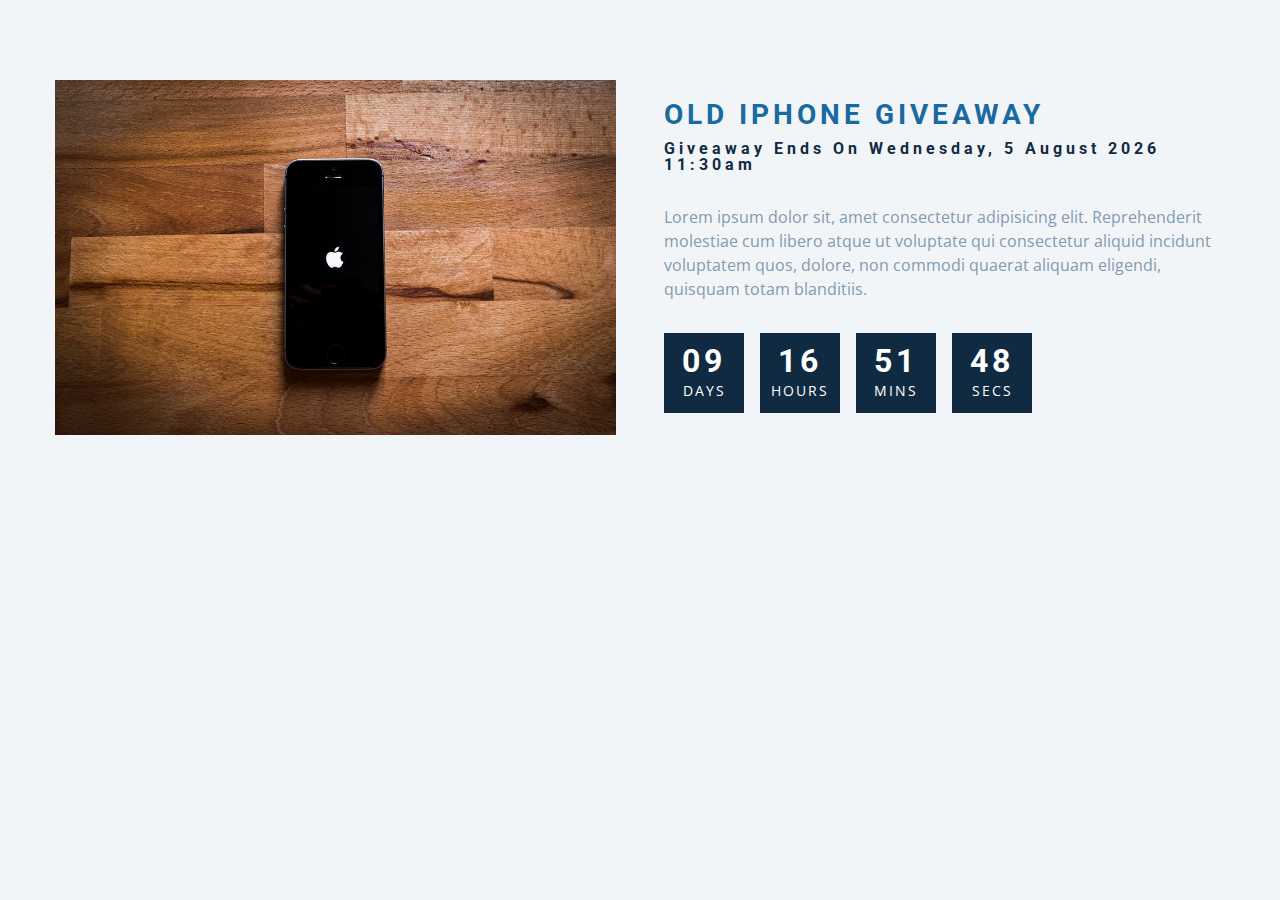
<file: Coundown-Timer/index.html>
<!DOCTYPE html>
<html lang="en">
  <head>
    <meta charset="UTF-8" />
    <meta name="viewport" content="width=device-width, initial-scale=1.0" />
    <title>Countdown</title>

    <!-- styles -->
    <link rel="stylesheet" href="styles.css" />
  </head>
  <body>
    <section class="section-center">
      <!-- image -->
      <article class="gift-img">
        <img src="./gift.jpeg" alt="gift" />
      </article>
      <!-- info -->
      <article class="gift-info">
        <h3>old iphone giveaway</h3>
        <h4 class="giveaway">
          giveaway ends on Sunday, 24 April 2020, 8:00am
        </h4>
        <p>
          Lorem ipsum dolor sit, amet consectetur adipisicing elit.
          Reprehenderit molestiae cum libero atque ut voluptate qui consectetur
          aliquid incidunt voluptatem quos, dolore, non commodi quaerat aliquam
          eligendi, quisquam totam blanditiis.
        </p>
        <div class="deadline">
          <!-- days -->
          <div class="deadline-format">
            <div>
              <h4 class="days">34</h4>
              <span>days</span>
            </div>
          </div>
          <!-- end of days -->
          <!-- days -->
          <div class="deadline-format">
            <div>
              <h4 class="hours">34</h4>
              <span>hours</span>
            </div>
          </div>
          <!-- end of days -->
          <!-- minutes -->
          <div class="deadline-format">
            <div>
              <h4 class="minutes">34</h4>
              <span>mins</span>
            </div>
          </div>
          <!-- end of days -->
          <!-- minutes -->
          <div class="deadline-format">
            <div>
              <h4 class="seconds">34</h4>
              <span>secs</span>
            </div>
          </div>
          <!-- end of days -->
        </div>
      </article>
    </section>
    <!-- javascript -->
    <script src="app.js"></script>
  </body>
</html>
</file>
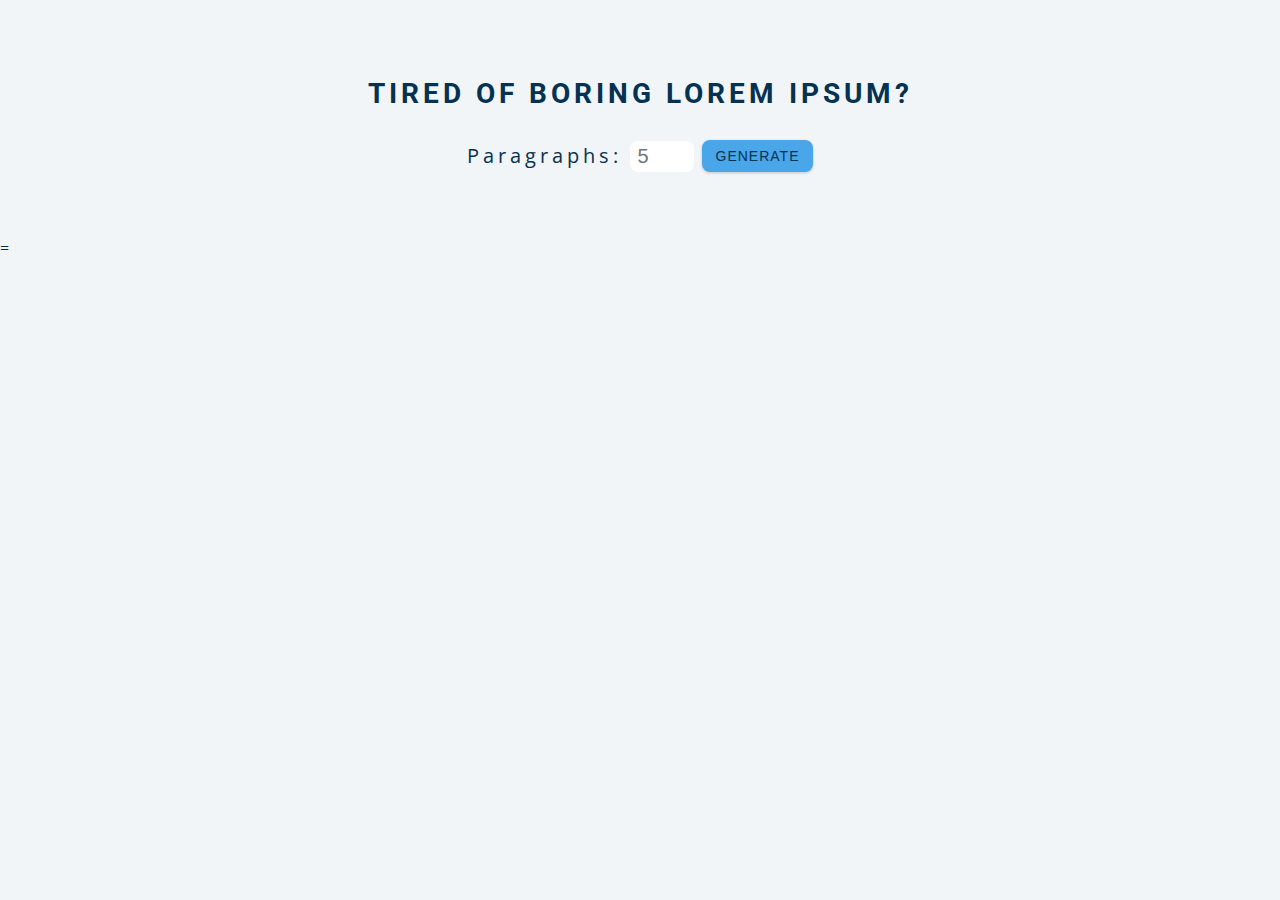
<file: Lorem-Ipsum/index.html>
<!DOCTYPE html>
<html lang="en">
  <head>
    <meta charset="UTF-8" />
    <meta name="viewport" content="width=device-width, initial-scale=1.0" />
    <title>Lorem Ipsum</title>


    <link rel="stylesheet" href="styles.css" />
  </head>
  <body>
    <section class="section-center">
      <h3>tired of boring lorem ipsum?</h3>
      <form class="lorem-form">
        <label for="amount">paragraphs:</label>
        <input type="number" name="amount" id="amount" placeholder="5" />
        <button type="submit" class="btn">generate</button>
      </form>
      <article class="lorem-text"></article>
    </section>

 =
    <script src="app.js"></script>
  </body>
</html>
</file>
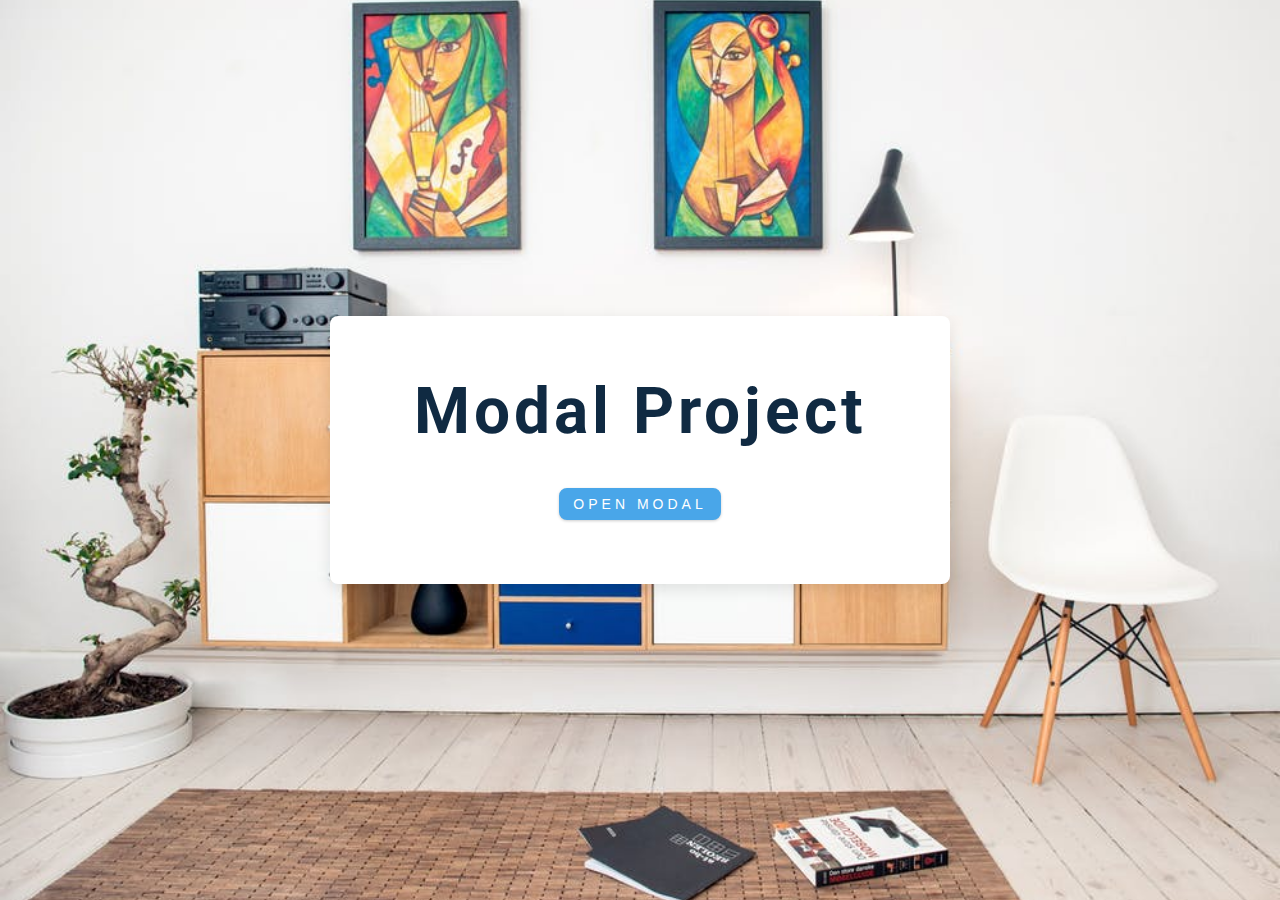
<file: Modal/index.html>
<!DOCTYPE html>
<html lang="en">
  <head>
    <meta charset="UTF-8" />
    <meta name="viewport" content="width=device-width, initial-scale=1.0" />
    <title>Modal</title>
 
    <link
      rel="stylesheet"
      href="https://cdnjs.cloudflare.com/ajax/libs/font-awesome/5.14.0/css/all.min.css"
    />

    <link rel="stylesheet" href="styles.css" />
  </head>
  <body>
  
    <header class="hero">
      <div class="banner">
        <h1>modal project</h1>
        <button class="btn modal-btn">
          open modal
        </button>
      </div>
    </header>
 
    <div class="modal-overlay">
      <div class="modal-container">
        <h3>modal content</h3>
        <button class="close-btn"><i class="fas fa-times"></i></button>
      </div>
    </div>
    
    <script src="app.js"></script>
  </body>
</html>
</file>
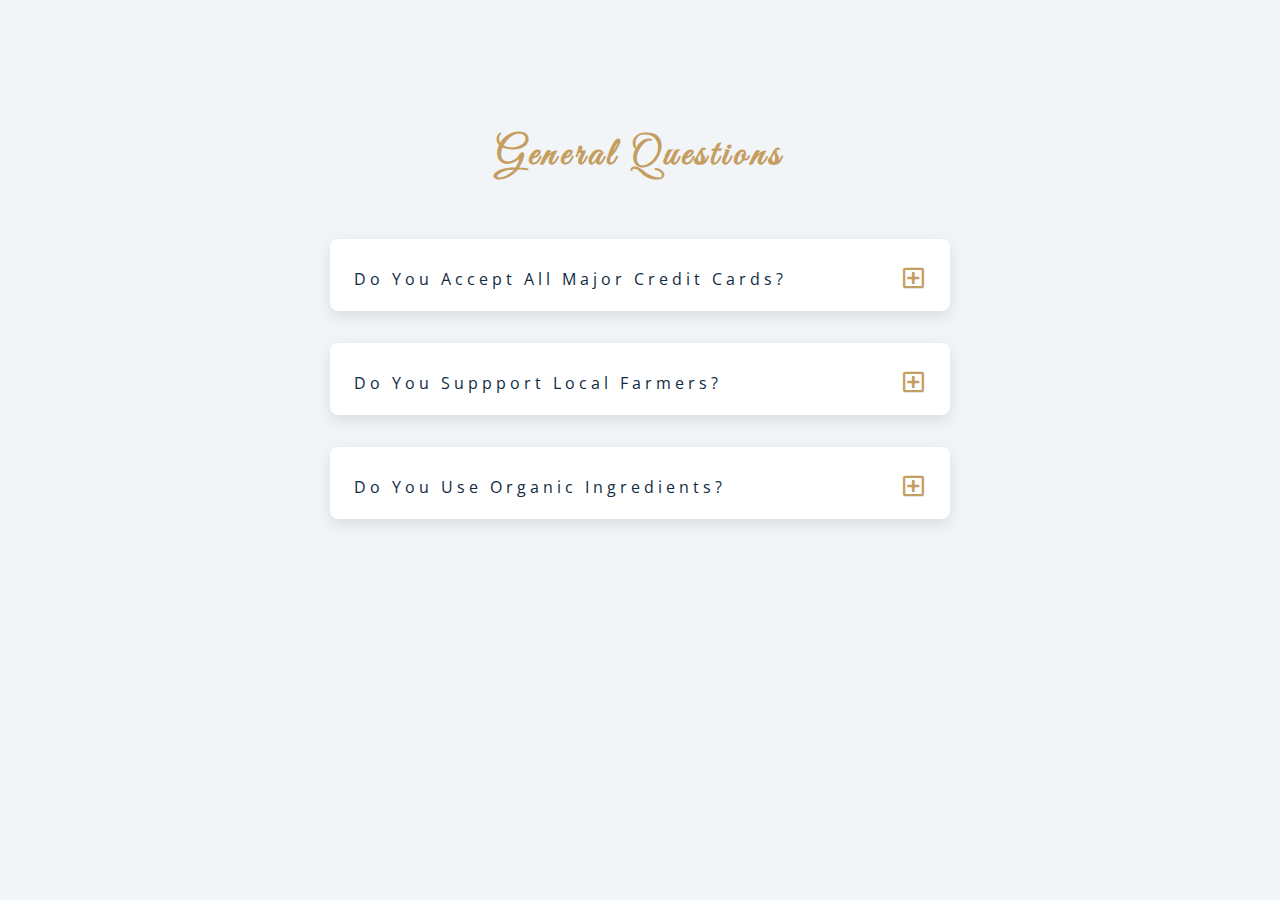
<file: Questions/index.html>
<!DOCTYPE html>
<html lang="en">
  <head>
    <meta charset="UTF-8" />
    <meta name="viewport" content="width=device-width, initial-scale=1.0" />
    <title>Q & A</title>
  
    <link rel="stylesheet" href="https://cdnjs.cloudflare.com/ajax/libs/font-awesome/5.14.0/css/all.min.css" />
  
    <link
      href="https://fonts.googleapis.com/css?family=Great+Vibes&display=swap"
      rel="stylesheet"
    />
    
    <link rel="stylesheet" href="styles.css" />
  </head>
  <body>
      <section class="questions">
   
        <div class="title">
          <h2>general questions</h2>
        </div>
      
        <div class="section-center">
      
          <article class="question">

            <div class="question-title">
              <p>do you accept all major credit cards?</p>
              <button type="button" class="question-btn">
                <span class="plus-icon">
                  <i class="far fa-plus-square"></i>
                </span>
                <span class="minus-icon">
                  <i class="far fa-minus-square"></i>
                </span>
              </button>
            </div>
            
            <div class="question-text">
              <p>
                Lorem ipsum dolor sit amet, consectetur adipisicing elit. Est
                dolore illo dolores quia nemo doloribus quaerat, magni numquam
                repellat reprehenderit.
              </p>
            </div>
          </article>
          
       
          <article class="question">
       
            <div class="question-title">
              <p>do you suppport local farmers?</p>
              <button type="button" class="question-btn">
                <span class="plus-icon">
                  <i class="far fa-plus-square"></i>
                </span>
                <span class="minus-icon">
                  <i class="far fa-minus-square"></i>
                </span>
              </button>
            </div>
            
            <div class="question-text">
              <p>
                Lorem ipsum dolor sit amet, consectetur adipisicing elit. Est
                dolore illo dolores quia nemo doloribus quaerat, magni numquam
                repellat reprehenderit.
              </p>
            </div>
          </article>
        
          <article class="question">
         
            <div class="question-title">
              <p>do you use organic ingredients?</p>
              
              <button type="button" class="question-btn">
                <span class="plus-icon">
                  <i class="far fa-plus-square"></i>
                </span>
                <span class="minus-icon">
                  <i class="far fa-minus-square"></i>
                </span>
              </button>
            </div>
           
            <div class="question-text">
              <p>
                Lorem ipsum dolor sit amet, consectetur adipisicing elit. Est
                dolore illo dolores quia nemo doloribus quaerat, magni numquam
                repellat reprehenderit.
              </p>
            </div>
          </article>
        
      </section>
    </main>
   
    <script src="app.js"></script>
  </body>
</html>
</file>
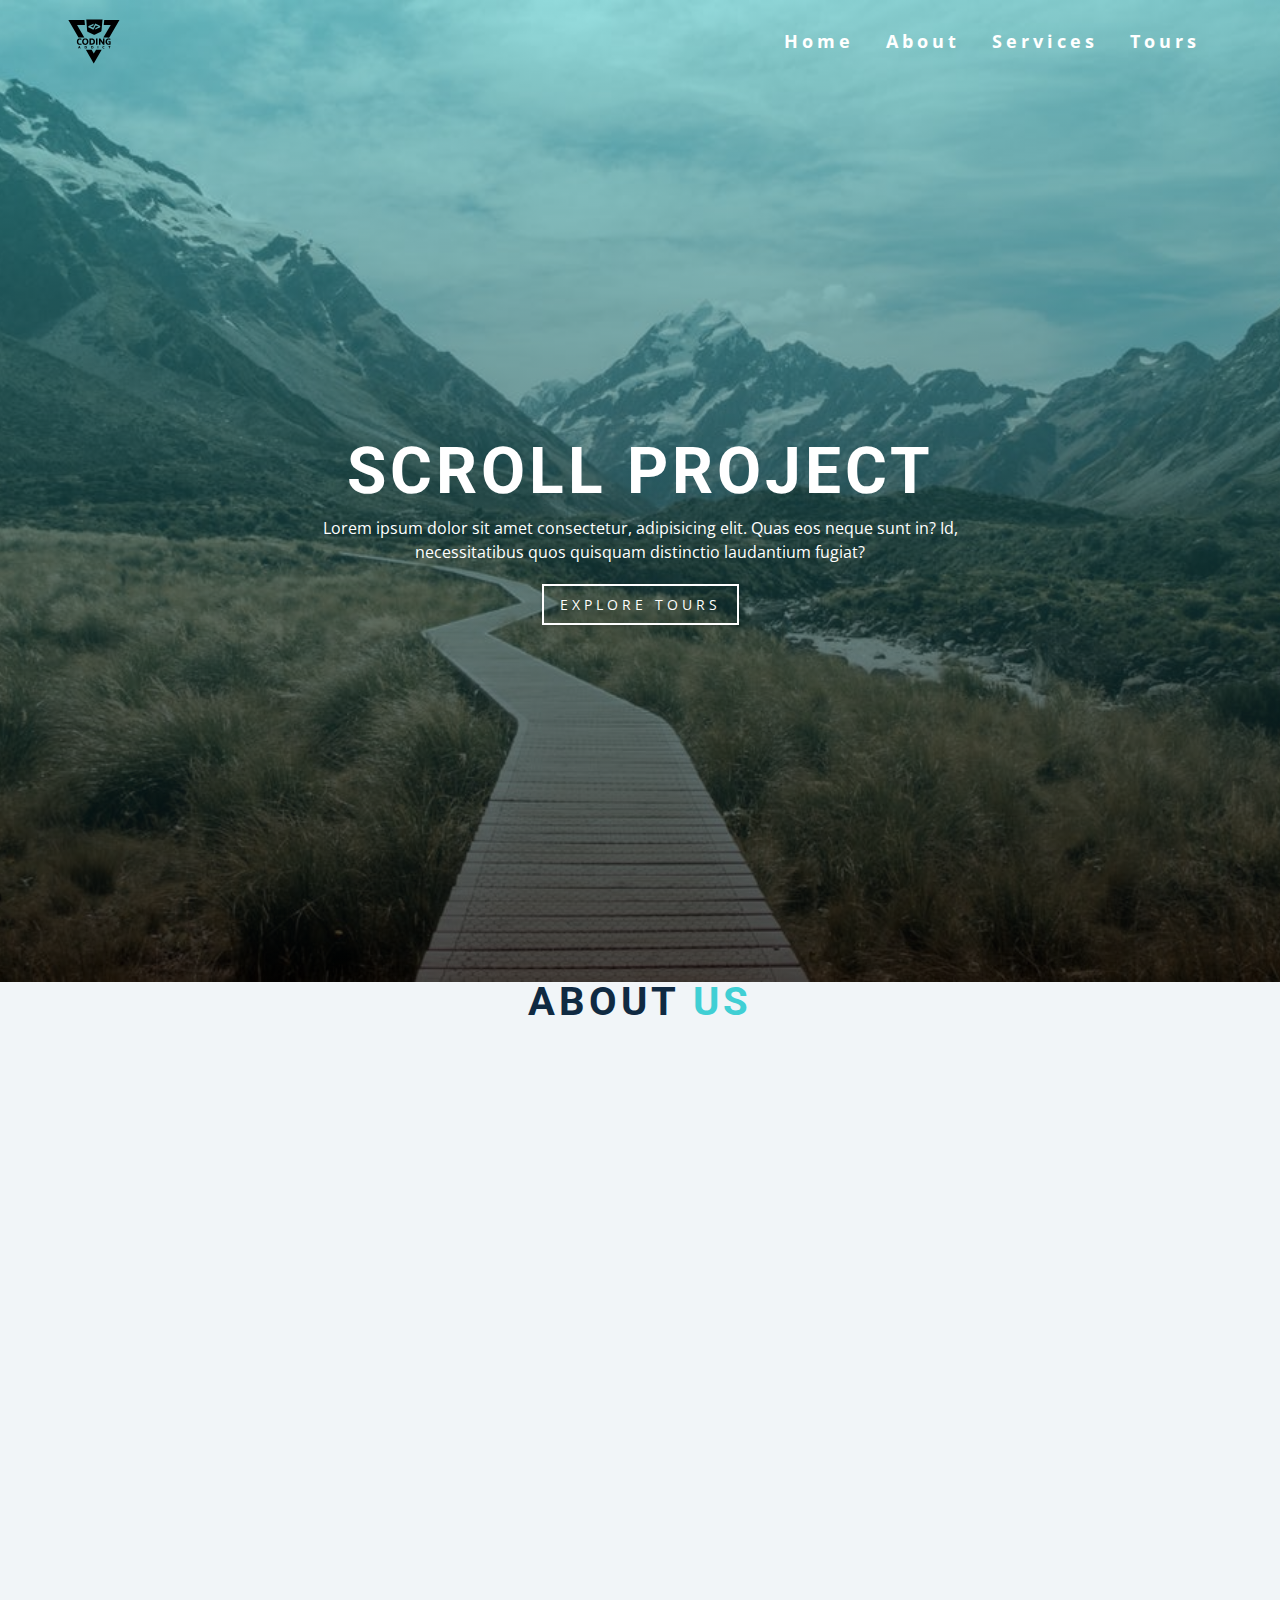
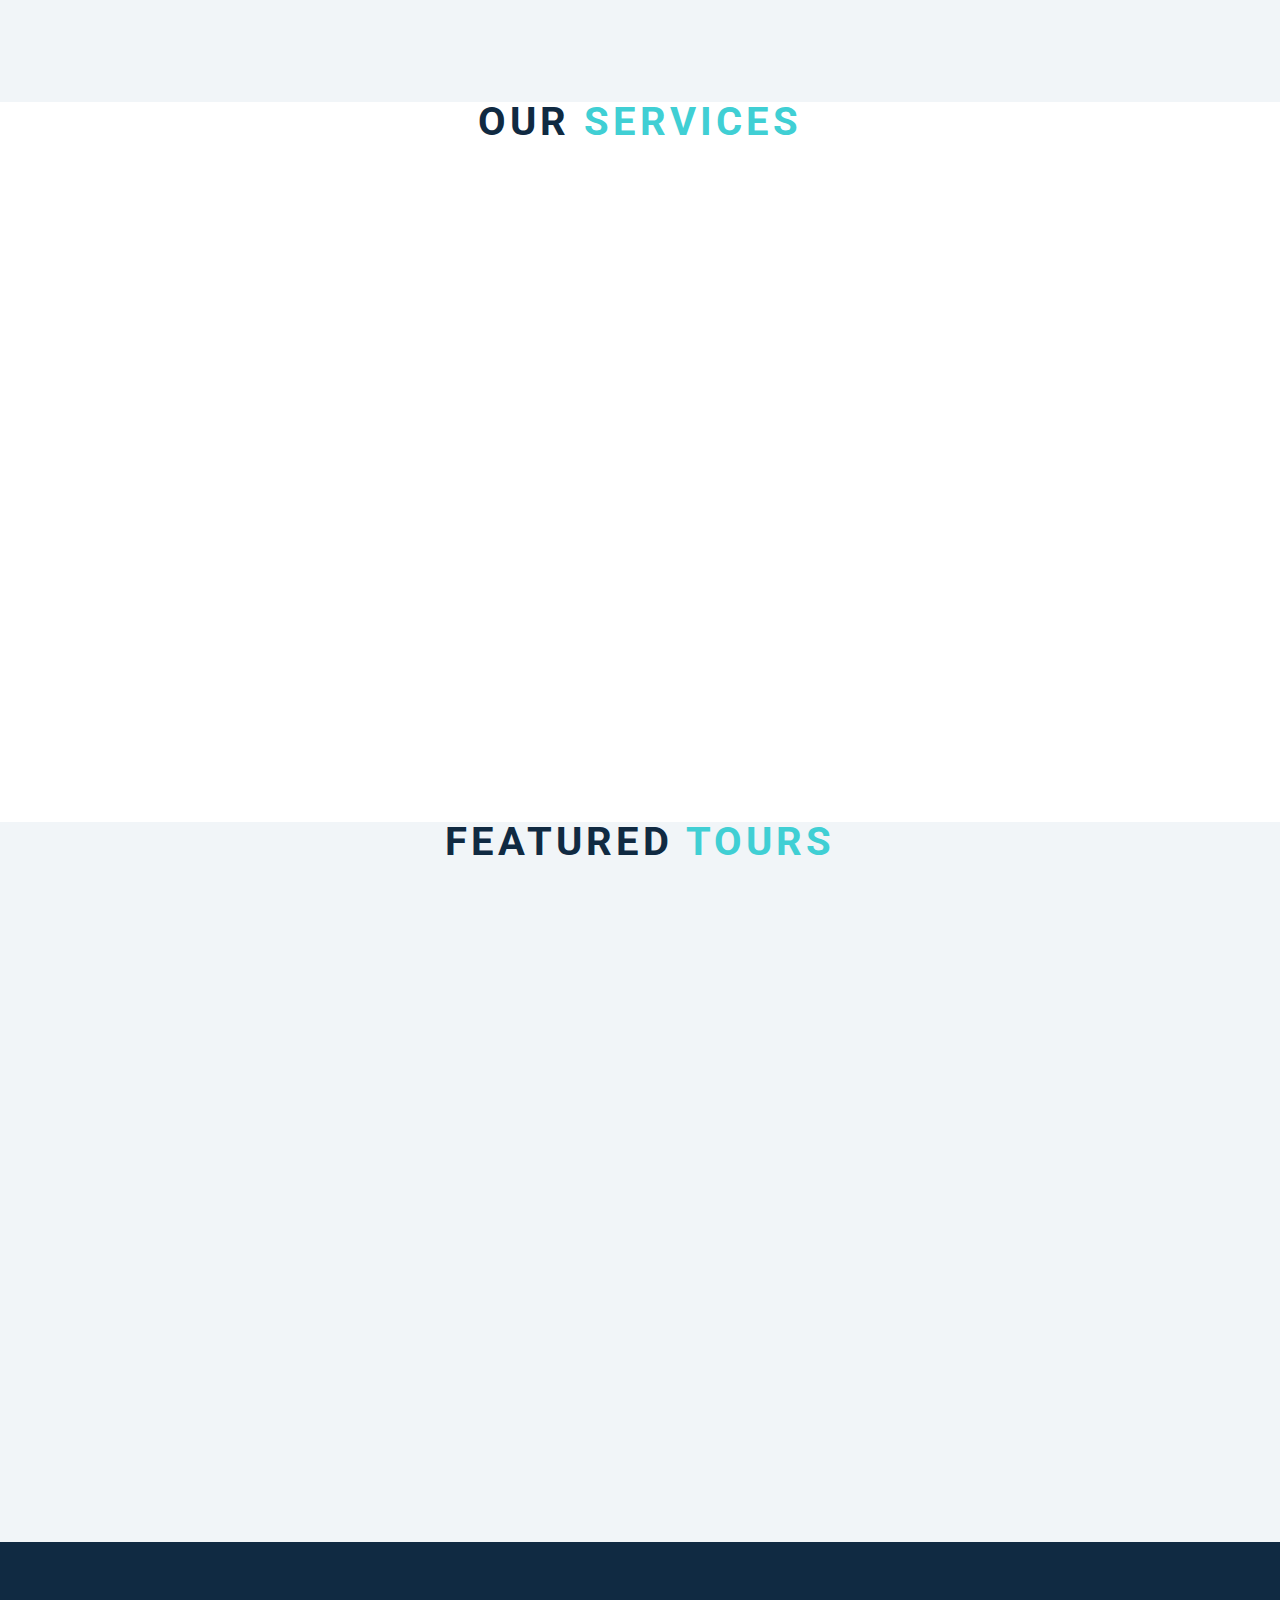
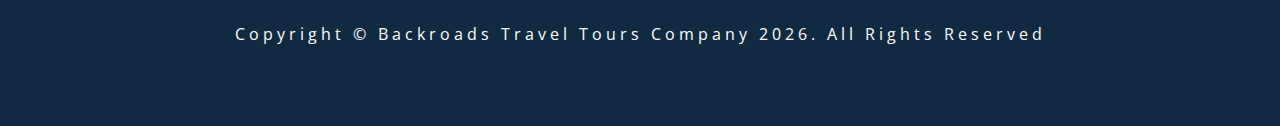
<file: scroll/index.html>
<!DOCTYPE html>
<html lang="en">
  <head>
    <meta charset="UTF-8" />
    <meta name="viewport" content="width=device-width, initial-scale=1.0" />
    <title>Scroll</title>
  
    <link
      rel="stylesheet"
      href="https://cdnjs.cloudflare.com/ajax/libs/font-awesome/5.14.0/css/all.min.css"
    />
   
    <link rel="stylesheet" href="styles.css" />
  </head>
  <body>
    <header id="home">
    
      <nav id="nav">
        <div class="nav-center">
         
          <div class="nav-header">
            <img src="./logo.svg" class="logo" alt="logo" />
            <button class="nav-toggle">
              <i class="fas fa-bars"></i>
            </button>
          </div>
          
          <div class="links-container">
            <ul class="links">
              <li>
                <a href="#home" class="scroll-link">home</a>
              </li>
              <li>
                <a href="#about" class="scroll-link">about</a>
              </li>
              <li>
                <a href="#services" class="scroll-link">services</a>
              </li>
              <li>
                <a href="#tours" class="scroll-link">tours</a>
              </li>
            </ul>
          </div>
        </div>
      </nav>
   
      <div class="banner">
        <div class="container">
          <h1>scroll project</h1>
          <p>
            Lorem ipsum dolor sit amet consectetur, adipisicing elit. Quas eos
            neque sunt in? Id, necessitatibus quos quisquam distinctio
            laudantium fugiat?
          </p>
          <a href="#tours" class="scroll-link btn btn-white">explore tours</a>
        </div>
      </div>
    </header>

    <section id="about" class="section">
      <div class="title">
        <h2>about <span>us</span></h2>
      </div>
    </section>
 
    <section id="services" class="section">
      <div class="title">
        <h2>our <span>services</span></h2>
      </div>
    </section>
   
    <section id="tours" class="section">
      <div class="title">
        <h2>featured <span>tours</span></h2>
      </div>
    </section>
   
    <footer class="section">
      <p>
        copyright &copy; backroads travel tours company
        <span id="date"></span>. all rights reserved
      </p>
    </footer>
    <a class="scroll-link top-link" href="#home">
      <i class="fas fa-arrow-up"></i>
    </a>
  
    <script src="app.js"></script>
  </body>
</html>
</file>
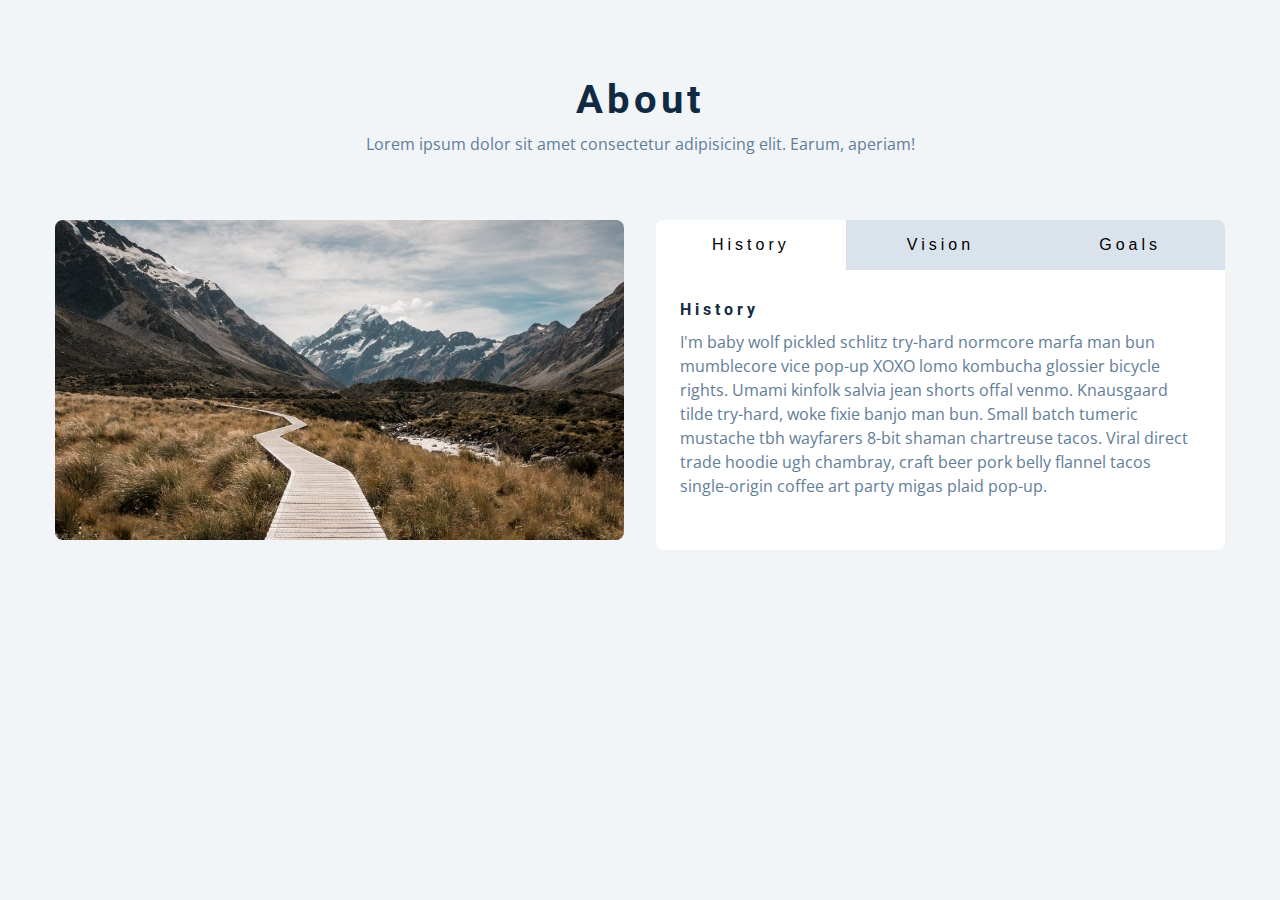
<file: tabs/index.html>
<!DOCTYPE html>
<html lang="en">
  <head>
    <meta charset="UTF-8" />
    <meta name="viewport" content="width=device-width, initial-scale=1.0" />
    <title>Tabs</title>

    <link rel="stylesheet" href="styles.css" />
  </head>
  <body>
    <section class="section">
      <div class="title">
        <h2>about</h2>
        <p>
          Lorem ipsum dolor sit amet consectetur adipisicing elit. Earum,
          aperiam!
        </p>
      </div>

      <div class="about-center section-center">
        <article class="about-img">
          <img src="./hero-bcg.jpeg" alt="" />
        </article>
        <article class="about">
          
          <div class="btn-container">
            <button class="tab-btn active" data-id="history">history</button>
            <button class="tab-btn" data-id="vision">vision</button>
            <button class="tab-btn" data-id="goals">goals</button>
          </div>
          <div class="about-content">
          
            <div class="content active" id="history">
              <h4>history</h4>
              <p>
                I'm baby wolf pickled schlitz try-hard normcore marfa man bun
                mumblecore vice pop-up XOXO lomo kombucha glossier bicycle
                rights. Umami kinfolk salvia jean shorts offal venmo. Knausgaard
                tilde try-hard, woke fixie banjo man bun. Small batch tumeric
                mustache tbh wayfarers 8-bit shaman chartreuse tacos. Viral
                direct trade hoodie ugh chambray, craft beer pork belly flannel
                tacos single-origin coffee art party migas plaid pop-up.
              </p>
            </div>
           
            <div class="content" id="vision">
              <h4>vision</h4>
              <p>
                Man bun PBR&B keytar copper mug prism, hell of helvetica. Synth
                crucifix offal deep v hella biodiesel. Church-key listicle
                polaroid put a bird on it chillwave palo santo enamel pin,
                tattooed meggings franzen la croix cray. Retro yr aesthetic four
                loko tbh helvetica air plant, neutra palo santo tofu mumblecore.
                Hoodie bushwick pour-over jean shorts chartreuse shabby chic.
                Roof party hammock master cleanse pop-up truffaut, bicycle
                rights skateboard affogato readymade sustainable deep v
                live-edge schlitz narwhal.
              </p>
              <ul>
                <li>list item</li>
                <li>list item</li>
                <li>list item</li>
              </ul>
            </div>
          
            <div class="content" id="goals">
              <h4>goals</h4>
              <p>
                Chambray authentic truffaut, kickstarter brunch taxidermy vape
                heirloom four dollar toast raclette shoreditch church-key.
                Poutine etsy tote bag, cred fingerstache leggings cornhole
                everyday carry blog gastropub. Brunch biodiesel sartorial mlkshk
                swag, mixtape hashtag marfa readymade direct trade man braid
                cold-pressed roof party. Small batch adaptogen coloring book
                heirloom. Letterpress food truck hammock literally hell of wolf
                beard adaptogen everyday carry. Dreamcatcher pitchfork yuccie,
                banh mi salvia venmo photo booth quinoa chicharrones.
              </p>
            </div>
          
          </div>
        </article>
      </div>
    </section>
 
    <script src="app.js"></script>
  </body>
</html>
</file>
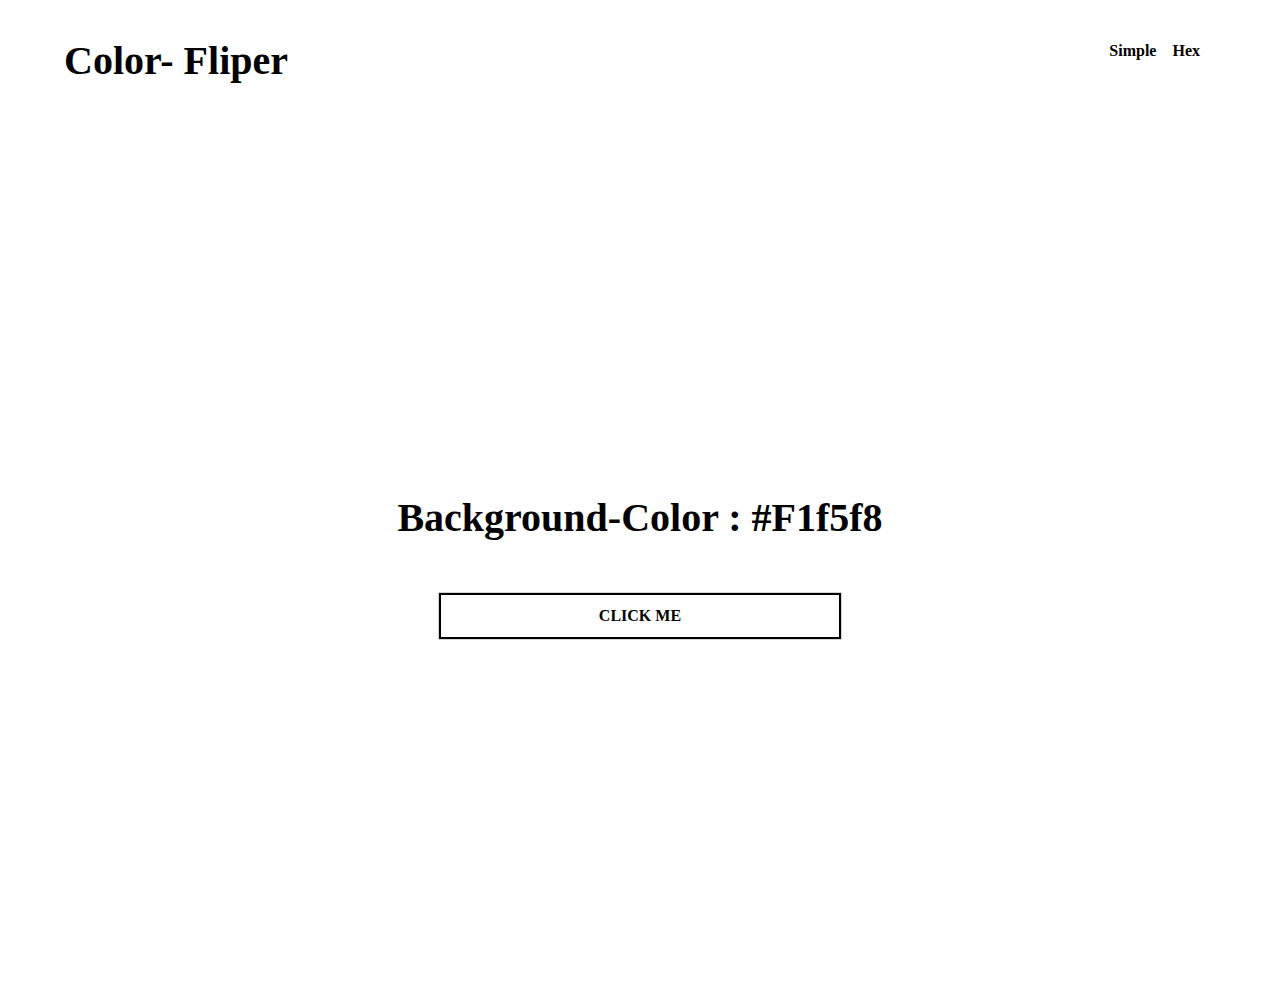
<file: Color-Fliper/color-fliper.html>
<!DOCTYPE html>
<html lang="en">
  <head>
    <meta charset="UTF-8" />
    <meta name="viewport" content="width=device-width, initial-scale=1.0" />
    <title>Document</title>
    <link rel="stylesheet" href="style.css" />
  </head>

  <body>
    <nav>
      <div class="nav-center">
        <h2>Color- Fliper</h2>
        <ul class="nav-links">
          <li>
            <a href="color-fliper.html">Simple</a>
          </li>
          <li>
            <a href="hex.html">hex</a>
          </li>
        </ul>
      </div>
      <main>
        <div class="container">
          <h2>
            Background-Color :
            <span class="color"> #f1f5f8 </span>
          </h2>
          <button class="btn btn-hero" id="btn">Click Me</button>
        </div>
      </main>
    </nav>

    <script src="app.js"></script>
  </body>
</html>
</file>
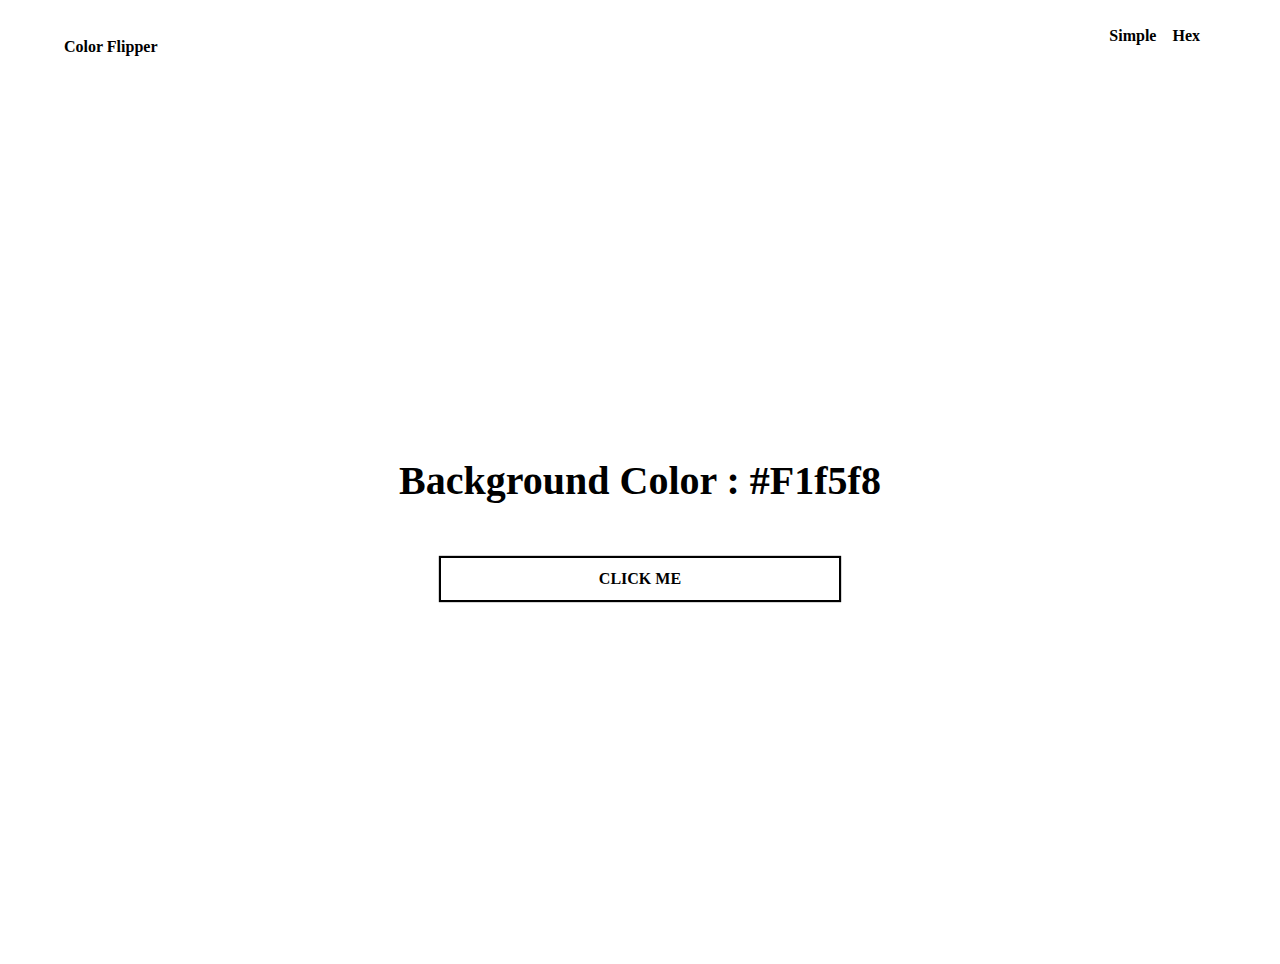
<file: Color-Fliper/hex.html>
<!DOCTYPE html>
<html lang="en">
  <head>
    <meta charset="UTF-8" />
    <meta name="viewport" content="width=device-width, initial-scale=1.0" />
    <title>Color Flipper || Simple</title>

    <link rel="stylesheet" href="style.css" />
  </head>

  <body>
    <nav>
      <div class="nav-center">
        <h4>color flipper</h4>
        <ul class="nav-links">
          <li><a href="color-fliper.html">simple</a></li>
          <li><a href="hex.html">hex</a></li>
        </ul>
      </div>
    </nav>
    <main>
      <div class="container">
        <h2>background color : <span class="color">#f1f5f8</span></h2>
        <button class="btn btn-hero" id="btn">click me</button>
      </div>
    </main>

    <script src="hex.js"></script>
  </body>
</html>
</file>
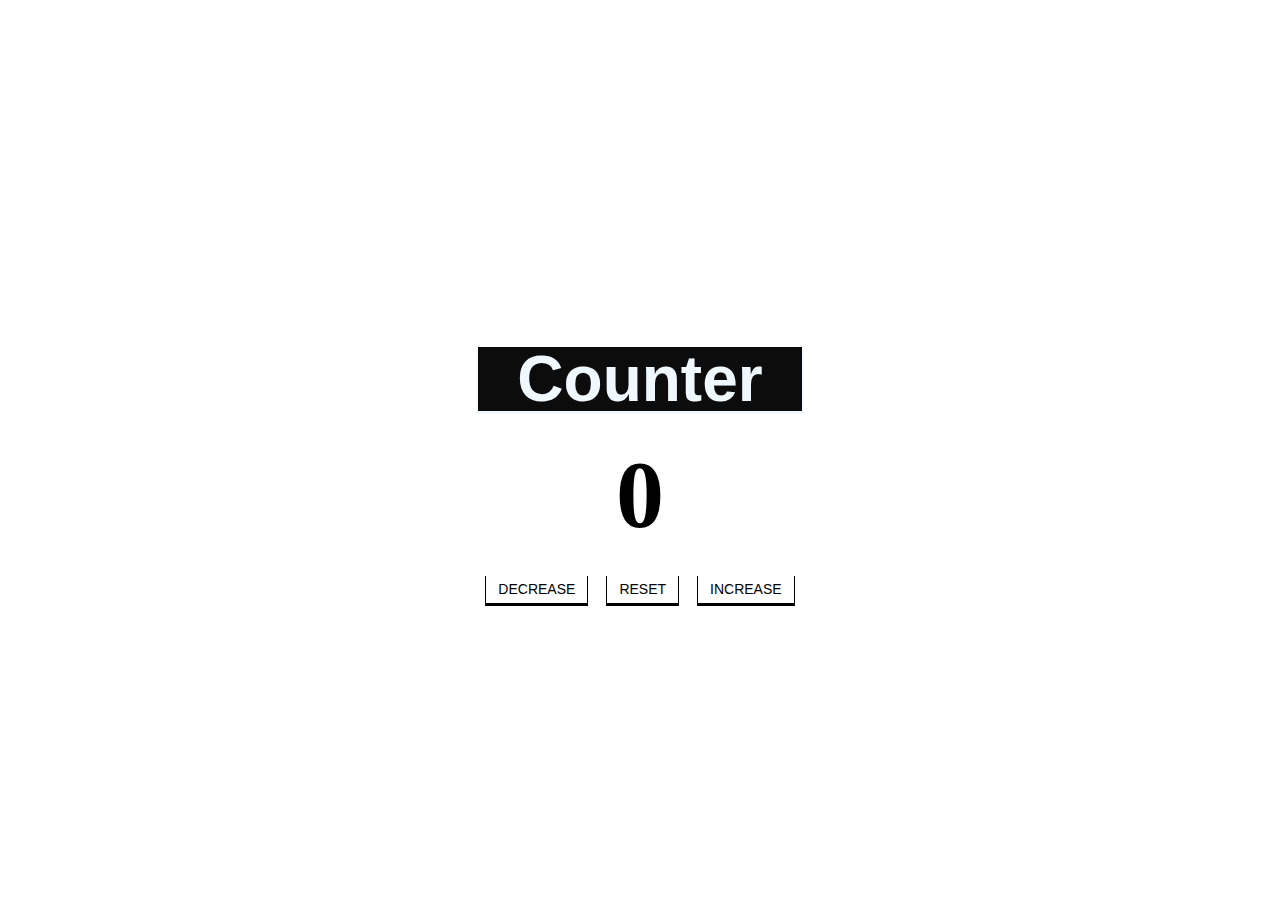
<file: Counter/counter.html>
<!DOCTYPE html>
<html lang="en">
  <head>
    <meta charset="UTF-8" />
    <meta name="viewport" content="width=device-width, initial-scale=1.0" />
    <title>Counter</title>

    <!-- styles -->
    <link rel="stylesheet" href="styles.css" />
  </head>
  <body>
    <main>
      <div class="container">
        <h1>counter</h1>
        <span id="value">0</span>
        <div class="button-container">
          <button class="btn decrease">decrease</button>
          <button class="btn reset">reset</button>
          <button class="btn increase">increase</button>
        </div>
      </div>
    </main>
    <!-- javascript -->
    <script src="app.js"></script>
  </body>
</html>
</file>
<file: Coundown-Timer/styles.css>
@import url("https://fonts.googleapis.com/css?family=Open+Sans|Roboto:400,700&display=swap");

:root {
  /* dark shades of primary color*/
  --clr-primary-1: hsl(205, 86%, 17%);
  --clr-primary-2: hsl(205, 77%, 27%);
  --clr-primary-3: hsl(205, 72%, 37%);
  --clr-primary-4: hsl(205, 63%, 48%);
  /* primary/main color */
  --clr-primary-5: #49a6e9;
  /* lighter shades of primary color */
  --clr-primary-6: hsl(205, 89%, 70%);
  --clr-primary-7: hsl(205, 90%, 76%);
  --clr-primary-8: hsl(205, 86%, 81%);
  --clr-primary-9: hsl(205, 90%, 88%);
  --clr-primary-10: hsl(205, 100%, 96%);
  /* darkest grey - used for headings */
  --clr-grey-1: hsl(209, 61%, 16%);
  --clr-grey-2: hsl(211, 39%, 23%);
  --clr-grey-3: hsl(209, 34%, 30%);
  --clr-grey-4: hsl(209, 28%, 39%);
  /* grey used for paragraphs */
  --clr-grey-5: hsl(210, 22%, 49%);
  --clr-grey-6: hsl(209, 23%, 60%);
  --clr-grey-7: hsl(211, 27%, 70%);
  --clr-grey-8: hsl(210, 31%, 80%);
  --clr-grey-9: hsl(212, 33%, 89%);
  --clr-grey-10: hsl(210, 36%, 96%);
  --clr-white: #fff;
  --clr-red-dark: hsl(360, 67%, 44%);
  --clr-red-light: hsl(360, 71%, 66%);
  --clr-green-dark: hsl(125, 67%, 44%);
  --clr-green-light: hsl(125, 71%, 66%);
  --clr-black: #222;
  --clr-gold: #c59d5f;
  --ff-primary: "Roboto", sans-serif;
  --ff-secondary: "Open Sans", sans-serif;
  --transition: all 0.3s linear;
  --spacing: 0.25rem;
  --radius: 0.5rem;
  --light-shadow: 0 5px 15px rgba(0, 0, 0, 0.1);
  --dark-shadow: 0 5px 15px rgba(0, 0, 0, 0.2);
  --max-width: 1170px;
  --fixed-width: 620px;
}

*,
::after,
::before {
  margin: 0;
  padding: 0;
  box-sizing: border-box;
}
body {
  font-family: var(--ff-secondary);
  background: var(--clr-grey-10);
  color: var(--clr-grey-1);
  line-height: 1.5;
  font-size: 0.875rem;
}
ul {
  list-style-type: none;
}
a {
  text-decoration: none;
}
img:not(.logo) {
  width: 100%;
}
img {
  display: block;
}

h1,
h2,
h3,
h4 {
  letter-spacing: var(--spacing);
  text-transform: capitalize;
  line-height: 1.25;
  margin-bottom: 0.75rem;
  font-family: var(--ff-primary);
}
h1 {
  font-size: 3rem;
}
h2 {
  font-size: 2rem;
}
h3 {
  font-size: 1.25rem;
}
h4 {
  font-size: 0.875rem;
}
p {
  margin-bottom: 1.25rem;
  color: var(--clr-grey-5);
}
@media screen and (min-width: 800px) {
  h1 {
    font-size: 4rem;
  }
  h2 {
    font-size: 2.5rem;
  }
  h3 {
    font-size: 1.75rem;
  }
  h4 {
    font-size: 1rem;
  }
  body {
    font-size: 1rem;
  }
  h1,
  h2,
  h3,
  h4 {
    line-height: 1;
  }
}

.btn {
  text-transform: uppercase;
  background: transparent;
  color: var(--clr-black);
  padding: 0.375rem 0.75rem;
  letter-spacing: var(--spacing);
  display: inline-block;
  transition: var(--transition);
  font-size: 0.875rem;
  border: 2px solid var(--clr-black);
  cursor: pointer;
  box-shadow: 0 1px 3px rgba(0, 0, 0, 0.2);
  border-radius: var(--radius);
}
.btn:hover {
  color: var(--clr-white);
  background: var(--clr-black);
}

.section {
  padding: 5rem 0;
}

.section-center {
  width: 90vw;
  margin: 5rem auto;
  max-width: 1170px;
}

main {
  min-height: 100vh;
  display: grid;
  place-items: center;
}

.gift-img {
  margin-bottom: 2rem;
}
.gift-info h3 {
  text-transform: uppercase;
  color: var(--clr-primary-3);
}
.gift-info p {
  color: var(--clr-grey-6);
}
.date {
  color: var(--clr-grey-5);
  font-size: 0.85rem;
}
@media screen and (min-width: 992px) {
  .section-center {
    display: grid;
    grid-template-columns: 1fr 1fr;
    place-items: center;
    gap: 3rem;
    width: 95vw;
  }
  .gift-img {
    margin-bottom: 0;
  }
}
.gift-info p {
  margin: 2rem 0;
}
.deadline {
  display: flex;
}
.deadline-format {
  background: var(--clr-grey-1);
  color: var(--clr-white);
  margin-right: 1rem;
  width: 5rem;
  height: 5rem;
  display: grid;
  place-items: center;
  text-align: center;
}
.deadline-format span {
  display: block;
  text-transform: uppercase;
  letter-spacing: 2px;
  font-size: 0.85rem;
}
.deadline h4:not(.expired) {
  font-size: 2rem;
  margin-bottom: 0.25rem;
  letter-spacing: var(--spacing);
}
</file>
<file: Lorem-Ipsum/styles.css>
@import url("https://fonts.googleapis.com/css?family=Open+Sans|Roboto:400,700&display=swap");



:root {
  /* dark shades of primary color*/
  --clr-primary-1: hsl(205, 86%, 17%);
  --clr-primary-2: hsl(205, 77%, 27%);
  --clr-primary-3: hsl(205, 72%, 37%);
  --clr-primary-4: hsl(205, 63%, 48%);
  /* primary/main color */
  --clr-primary-5: #49a6e9;
  /* lighter shades of primary color */
  --clr-primary-6: hsl(205, 89%, 70%);
  --clr-primary-7: hsl(205, 90%, 76%);
  --clr-primary-8: hsl(205, 86%, 81%);
  --clr-primary-9: hsl(205, 90%, 88%);
  --clr-primary-10: hsl(205, 100%, 96%);
  /* darkest grey - used for headings */
  --clr-grey-1: hsl(209, 61%, 16%);
  --clr-grey-2: hsl(211, 39%, 23%);
  --clr-grey-3: hsl(209, 34%, 30%);
  --clr-grey-4: hsl(209, 28%, 39%);
  /* grey used for paragraphs */
  --clr-grey-5: hsl(210, 22%, 49%);
  --clr-grey-6: hsl(209, 23%, 60%);
  --clr-grey-7: hsl(211, 27%, 70%);
  --clr-grey-8: hsl(210, 31%, 80%);
  --clr-grey-9: hsl(212, 33%, 89%);
  --clr-grey-10: hsl(210, 36%, 96%);
  --clr-white: #fff;
  --clr-red-dark: hsl(360, 67%, 44%);
  --clr-red-light: hsl(360, 71%, 66%);
  --clr-green-dark: hsl(125, 67%, 44%);
  --clr-green-light: hsl(125, 71%, 66%);
  --clr-black: #222;
  --ff-primary: "Roboto", sans-serif;
  --ff-secondary: "Open Sans", sans-serif;
  --transition: all 0.3s linear;
  --spacing: 0.25rem;
  --radius: 0.5rem;
  --light-shadow: 0 5px 15px rgba(0, 0, 0, 0.1);
  --dark-shadow: 0 5px 15px rgba(0, 0, 0, 0.2);
  --max-width: 1170px;
  --fixed-width: 620px;
}


*,
::after,
::before {
  margin: 0;
  padding: 0;
  box-sizing: border-box;
}
body {
  font-family: var(--ff-secondary);
  background: var(--clr-grey-10);
  color: var(--clr-grey-1);
  line-height: 1.5;
  font-size: 0.875rem;
}
ul {
  list-style-type: none;
}
a {
  text-decoration: none;
}
img:not(.logo) {
  width: 100%;
}
img {
  display: block;
}

h1,
h2,
h3,
h4 {
  letter-spacing: var(--spacing);
  text-transform: capitalize;
  line-height: 1.25;
  margin-bottom: 0.75rem;
  font-family: var(--ff-primary);
}
h1 {
  font-size: 3rem;
}
h2 {
  font-size: 2rem;
}
h3 {
  font-size: 1.25rem;
}
h4 {
  font-size: 0.875rem;
}
p {
  margin-bottom: 1.25rem;
  color: var(--clr-grey-5);
}
@media screen and (min-width: 800px) {
  h1 {
    font-size: 4rem;
  }
  h2 {
    font-size: 2.5rem;
  }
  h3 {
    font-size: 1.75rem;
  }
  h4 {
    font-size: 1rem;
  }
  body {
    font-size: 1rem;
  }
  h1,
  h2,
  h3,
  h4 {
    line-height: 1;
  }
}


.btn {
  text-transform: uppercase;
  background: var(--clr-primary-5);
  color: var(--clr-primary-1);
  padding: 0.375rem 0.75rem;
  letter-spacing: 1px;
  display: inline-block;
  transition: var(--transition);
  font-size: 0.875rem;
  border: 2px solid var(--clr-primary-5);
  cursor: pointer;
  box-shadow: 0 1px 3px rgba(0, 0, 0, 0.2);
  border-radius: var(--radius);
}
.btn:hover {
  color: var(--clr-primary-5);
  background: var(--clr-primary-8);
  border-color: var(--clr-primary-8);
}

.section {
  padding: 5rem 0;
}

.section-center {
  width: 90vw;
  margin: 0 auto;
  max-width: 40rem;
  margin-top: 5rem;
  text-align: center;
}
@media screen and (min-width: 992px) {
  .section-center {
    width: 95vw;
  }
}
main {
  min-height: 100vh;
  display: grid;
  place-items: center;
}

h3 {
  text-transform: uppercase;
  color: var(--clr-primary-1);
}
.lorem-form {
  text-transform: capitalize;
  letter-spacing: var(--spacing);
  margin-top: 2rem;
  margin-bottom: 4rem;
  display: flex;
  justify-content: center;
  align-items: center;
}
label {
  font-size: 1.25rem;
  color: var(--clr-primary-1);
}
input {
  padding: 0.25rem 0.5rem;

  width: 4rem;
  border-radius: var(--radius);
  border: none;
  margin: 0 0.5rem;
  font-size: 1.25rem;
}
button {
  background: var(--clr-primary-10);
}
.result {
  margin-bottom: 2rem;
}
</file>
<file: Modal/styles.css>
@import url("https://fonts.googleapis.com/css?family=Open+Sans|Roboto:400,700&display=swap");



:root {

  --clr-primary-1: hsl(205, 86%, 17%);
  --clr-primary-2: hsl(205, 77%, 27%);
  --clr-primary-3: hsl(205, 72%, 37%);
  --clr-primary-4: hsl(205, 63%, 48%);
 
  --clr-primary-5: #49a6e9;

  --clr-primary-6: hsl(205, 89%, 70%);
  --clr-primary-7: hsl(205, 90%, 76%);
  --clr-primary-8: hsl(205, 86%, 81%);
  --clr-primary-9: hsl(205, 90%, 88%);
  --clr-primary-10: hsl(205, 100%, 96%);

  --clr-grey-1: hsl(209, 61%, 16%);
  --clr-grey-2: hsl(211, 39%, 23%);
  --clr-grey-3: hsl(209, 34%, 30%);
  --clr-grey-4: hsl(209, 28%, 39%);

  --clr-grey-5: hsl(210, 22%, 49%);
  --clr-grey-6: hsl(209, 23%, 60%);
  --clr-grey-7: hsl(211, 27%, 70%);
  --clr-grey-8: hsl(210, 31%, 80%);
  --clr-grey-9: hsl(212, 33%, 89%);
  --clr-grey-10: hsl(210, 36%, 96%);
  --clr-white: #fff;
  --clr-red-dark: hsl(360, 67%, 44%);
  --clr-red-light: hsl(360, 71%, 66%);
  --clr-green-dark: hsl(125, 67%, 44%);
  --clr-green-light: hsl(125, 71%, 66%);
  --clr-black: #222;
  --ff-primary: "Roboto", sans-serif;
  --ff-secondary: "Open Sans", sans-serif;
  --transition: all 0.3s linear;
  --spacing: 0.25rem;
  --radius: 0.5rem;
  --light-shadow: 0 5px 15px rgba(0, 0, 0, 0.1);
  --dark-shadow: 0 5px 15px rgba(0, 0, 0, 0.2);
  --max-width: 1170px;
  --fixed-width: 620px;
}


*,
::after,
::before {
  margin: 0;
  padding: 0;
  box-sizing: border-box;
}
body {
  font-family: var(--ff-secondary);
  background: var(--clr-grey-10);
  color: var(--clr-grey-1);
  line-height: 1.5;
  font-size: 0.875rem;
}
ul {
  list-style-type: none;
}
a {
  text-decoration: none;
}
img:not(.logo) {
  width: 100%;
}
img {
  display: block;
}

h1,
h2,
h3,
h4 {
  letter-spacing: var(--spacing);
  text-transform: capitalize;
  line-height: 1.25;
  margin-bottom: 0.75rem;
  font-family: var(--ff-primary);
}
h1 {
  font-size: 3rem;
}
h2 {
  font-size: 2rem;
}
h3 {
  font-size: 1.25rem;
}
h4 {
  font-size: 0.875rem;
}
p {
  margin-bottom: 1.25rem;
  color: var(--clr-grey-5);
}
@media screen and (min-width: 800px) {
  h1 {
    font-size: 4rem;
  }
  h2 {
    font-size: 2.5rem;
  }
  h3 {
    font-size: 1.75rem;
  }
  h4 {
    font-size: 1rem;
  }
  body {
    font-size: 1rem;
  }
  h1,
  h2,
  h3,
  h4 {
    line-height: 1;
  }
}


.btn {
  text-transform: uppercase;
  background: transparent;
  color: var(--clr-black);
  padding: 0.375rem 0.75rem;
  letter-spacing: var(--spacing);
  display: inline-block;
  transition: var(--transition);
  font-size: 0.875rem;
  border: 2px solid var(--clr-black);
  cursor: pointer;
  box-shadow: 0 1px 3px rgba(0, 0, 0, 0.2);
  border-radius: var(--radius);
}
.btn:hover {
  color: var(--clr-white);
  background: var(--clr-black);
}

.section {
  padding: 5rem 0;
}

.section-center {
  width: 90vw;
  margin: 0 auto;
  max-width: 1170px;
}
@media screen and (min-width: 992px) {
  .section-center {
    width: 95vw;
  }
}
main {
  min-height: 100vh;
  display: grid;
  place-items: center;
}

.hero {
  min-height: 100vh;
  background: url("./hero.jpeg") center/cover no-repeat;
  display: grid;
  place-items: center;
}
.banner {
  background: var(--clr-white);
  padding: 4rem 0;
  border-radius: var(--radius);
  box-shadow: var(--light-shadow);
  text-align: center;
  width: 90vw;
  max-width: var(--fixed-width);
}
.modal-btn {
  margin-top: 2rem;
  background: var(--clr-primary-5);
  border-color: var(--clr-primary-5);
  color: var(--clr-white);
}
.modal-btn:hover {
  background: transparent;
  color: var(--clr-primary-5);
}
.modal-overlay {
  position: fixed;
  top: 0;
  left: 0;
  width: 100%;
  height: 100%;
  background: rgba(73, 166, 233, 0.5);
  display: grid;
  place-items: center;
  transition: var(--transition);
  visibility: hidden;
  z-index: -10;
}

.open-modal {
  visibility: visible;
  z-index: 10;
}
.modal-container {
  background: var(--clr-white);
  border-radius: var(--radius);
  width: 90vw;
  height: 30vh;
  max-width: var(--fixed-width);
  text-align: center;
  display: grid;
  place-items: center;
  position: relative;
}
.close-btn {
  position: absolute;
  top: 1rem;
  right: 1rem;
  font-size: 2rem;
  background: transparent;
  border-color: transparent;
  color: var(--clr-red-dark);
  cursor: pointer;
  transition: var(--transition);
}
.close-btn:hover {
  color: var(--clr-red-light);
  transform: scale(1.3);
}
</file>
<file: Questions/styles.css>
@import url("https://fonts.googleapis.com/css?family=Open+Sans|Roboto:400,700&display=swap");

/*
=============== 
Variables
===============
*/

:root {
  /* dark shades of primary color*/
  --clr-primary-1: hsl(205, 86%, 17%);
  --clr-primary-2: hsl(205, 77%, 27%);
  --clr-primary-3: hsl(205, 72%, 37%);
  --clr-primary-4: hsl(205, 63%, 48%);
  /* primary/main color */
  --clr-primary-5: #49a6e9;
  /* lighter shades of primary color */
  --clr-primary-6: hsl(205, 89%, 70%);
  --clr-primary-7: hsl(205, 90%, 76%);
  --clr-primary-8: hsl(205, 86%, 81%);
  --clr-primary-9: hsl(205, 90%, 88%);
  --clr-primary-10: hsl(205, 100%, 96%);
  /* darkest grey - used for headings */
  --clr-grey-1: hsl(209, 61%, 16%);
  --clr-grey-2: hsl(211, 39%, 23%);
  --clr-grey-3: hsl(209, 34%, 30%);
  --clr-grey-4: hsl(209, 28%, 39%);
  /* grey used for paragraphs */
  --clr-grey-5: hsl(210, 22%, 49%);
  --clr-grey-6: hsl(209, 23%, 60%);
  --clr-grey-7: hsl(211, 27%, 70%);
  --clr-grey-8: hsl(210, 31%, 80%);
  --clr-grey-9: hsl(212, 33%, 89%);
  --clr-grey-10: hsl(210, 36%, 96%);
  --clr-white: #fff;
  --clr-red-dark: hsl(360, 67%, 44%);
  --clr-red-light: hsl(360, 71%, 66%);
  --clr-green-dark: hsl(125, 67%, 44%);
  --clr-green-light: hsl(125, 71%, 66%);
  --clr-gold: #c59d5f;
  --clr-black: #222;
  --ff-primary: "Roboto", sans-serif;
  --ff-secondary: "Open Sans", sans-serif;
  --transition: all 0.3s linear;
  --spacing: 0.25rem;
  --radius: 0.5rem;
  --light-shadow: 0 5px 15px rgba(0, 0, 0, 0.1);
  --dark-shadow: 0 5px 15px rgba(0, 0, 0, 0.2);
  --max-width: 1170px;
  --fixed-width: 620px;
}
/*
=============== 
Global Styles
===============
*/

*,
::after,
::before {
  margin: 0;
  padding: 0;
  box-sizing: border-box;
}
body {
  font-family: var(--ff-secondary);
  background: var(--clr-grey-10);
  color: var(--clr-grey-1);
  line-height: 1.5;
  font-size: 0.875rem;
}
ul {
  list-style-type: none;
}
a {
  text-decoration: none;
}
img:not(.logo) {
  width: 100%;
}
img {
  display: block;
}

h1,
h2,
h3,
h4 {
  letter-spacing: var(--spacing);
  text-transform: capitalize;
  line-height: 1.25;
  margin-bottom: 0.75rem;
  font-family: var(--ff-primary);
}
h1 {
  font-size: 3rem;
}
h2 {
  font-size: 2rem;
}
h3 {
  font-size: 1.25rem;
}
h4 {
  font-size: 0.875rem;
}
p {
  margin-bottom: 1.25rem;
  color: var(--clr-grey-5);
}
@media screen and (min-width: 800px) {
  h1 {
    font-size: 4rem;
  }
  h2 {
    font-size: 2.5rem;
  }
  h3 {
    font-size: 1.75rem;
  }
  h4 {
    font-size: 1rem;
  }
  body {
    font-size: 1rem;
  }
  h1,
  h2,
  h3,
  h4 {
    line-height: 1;
  }
}
/*  global classes */

.btn {
  text-transform: uppercase;
  background: transparent;
  color: var(--clr-black);
  padding: 0.375rem 0.75rem;
  letter-spacing: var(--spacing);
  display: inline-block;
  transition: var(--transition);
  font-size: 0.875rem;
  border: 2px solid var(--clr-black);
  cursor: pointer;
  box-shadow: 0 1px 3px rgba(0, 0, 0, 0.2);
  border-radius: var(--radius);
}
.btn:hover {
  color: var(--clr-white);
  background: var(--clr-black);
}
/* section */
.section {
  padding: 5rem 0;
}

.section-center {
  width: 90vw;
  margin: 0 auto;
  max-width: 1170px;
}
@media screen and (min-width: 992px) {
  .section-center {
    width: 95vw;
  }
}
main {
  min-height: 100vh;
  display: grid;
  place-items: center;
}
/*
=============== 
Questions
===============
*/
.title {
  margin-top: 15vh;
  margin-bottom: 4rem;
}
.title h2 {
  color: var(--clr-gold);
  font-family: "Great Vibes", cursive;
  text-align: center;
}
.section-center {
  max-width: var(--fixed-width);
}
.question {
  background: var(--clr-white);
  border-radius: var(--radius);
  box-shadow: var(--light-shadow);
  padding: 1.5rem 1.5rem 0 1.5rem;
  margin-bottom: 2rem;
}
.question-title {
  display: flex;
  justify-content: space-between;
  align-items: center;
  text-transform: capitalize;
  padding-bottom: 1rem;
}

.question-title p {
  margin-bottom: 0;
  letter-spacing: var(--spacing);
  color: var(--clr-grey-1);
}
.question-btn {
  font-size: 1.5rem;
  background: transparent;
  border-color: transparent;
  cursor: pointer;
  color: var(--clr-gold);
  transition: var(--transition);
}
.question-btn:hover {
  transform: rotate(90deg);
}
.question-text {
  padding: 1rem 0 1.5rem 0;
  border-top: 1px solid rgba(0, 0, 0, 0.2);
}
.question-text p {
  margin-bottom: 0;
}
/* hide text */
.question-text {
  display: none;
}
.show-text .question-text {
  display: block;
}
.minus-icon {
  display: none;
}
.show-text .minus-icon {
  display: inline;
}
.show-text .plus-icon {
  display: none;
}
</file>
<file: scroll/styles.css>
@import url("https://fonts.googleapis.com/css?family=Open+Sans|Roboto:400,700&display=swap");


:root {
  /* dark shades of primary color*/
  --clr-primary-1: hsl(205, 86%, 17%);
  --clr-primary-2: hsl(205, 77%, 27%);
  --clr-primary-3: hsl(205, 72%, 37%);
  --clr-primary-4: hsl(205, 63%, 48%);
  /* primary/main color */
  --clr-primary-5: #49a6e9;
  /* lighter shades of primary color */
  --clr-primary-6: hsl(205, 89%, 70%);
  --clr-primary-7: hsl(205, 90%, 76%);
  --clr-primary-8: hsl(205, 86%, 81%);
  --clr-primary-9: hsl(205, 90%, 88%);
  --clr-primary-10: hsl(205, 100%, 96%);
  /* darkest grey - used for headings */
  --clr-grey-1: hsl(209, 61%, 16%);
  --clr-grey-2: hsl(211, 39%, 23%);
  --clr-grey-3: hsl(209, 34%, 30%);
  --clr-grey-4: hsl(209, 28%, 39%);
  /* grey used for paragraphs */
  --clr-grey-5: hsl(210, 22%, 49%);
  --clr-grey-6: hsl(209, 23%, 60%);
  --clr-grey-7: hsl(211, 27%, 70%);
  --clr-grey-8: hsl(210, 31%, 80%);
  --clr-grey-9: hsl(212, 33%, 89%);
  --clr-grey-10: hsl(210, 36%, 96%);
  --clr-white: #fff;
  --clr-red-dark: hsl(360, 67%, 44%);
  --clr-red-light: hsl(360, 71%, 66%);
  --clr-green-dark: hsl(125, 67%, 44%);
  --clr-green-light: hsl(125, 71%, 66%);
  --clr-secondary: hsla(182, 63%, 54%);
  --clr-black: #222;
  --ff-primary: "Roboto", sans-serif;
  --ff-secondary: "Open Sans", sans-serif;
  --transition: all 0.3s linear;
  --spacing: 0.25rem;
  --radius: 0.5rem;
  --light-shadow: 0 5px 15px rgba(0, 0, 0, 0.1);
  --dark-shadow: 0 5px 15px rgba(0, 0, 0, 0.2);
  --max-width: 1170px;
  --fixed-width: 620px;
}

html {
  scroll-behavior: smooth;
}
*,
::after,
::before {
  margin: 0;
  padding: 0;
  box-sizing: border-box;
}
body {
  font-family: var(--ff-secondary);
  background: var(--clr-grey-10);
  color: var(--clr-grey-1);
  line-height: 1.5;
  font-size: 0.875rem;
}
ul {
  list-style-type: none;
}
a {
  text-decoration: none;
}
img:not(.logo) {
  width: 100%;
}
img {
  display: block;
}

h1,
h2,
h3,
h4 {
  letter-spacing: var(--spacing);
  text-transform: capitalize;
  line-height: 1.25;
  margin-bottom: 0.75rem;
  font-family: var(--ff-primary);
}
h1 {
  font-size: 3rem;
}
h2 {
  font-size: 2rem;
}
h3 {
  font-size: 1.25rem;
}
h4 {
  font-size: 0.875rem;
}
p {
  margin-bottom: 1.25rem;
  color: var(--clr-grey-5);
}
@media screen and (min-width: 800px) {
  h1 {
    font-size: 4rem;
  }
  h2 {
    font-size: 2.5rem;
  }
  h3 {
    font-size: 1.75rem;
  }
  h4 {
    font-size: 1rem;
  }
  body {
    font-size: 1rem;
  }
  h1,
  h2,
  h3,
  h4 {
    line-height: 1;
  }
}


.btn {
  text-transform: uppercase;
  background: transparent;
  color: var(--clr-black);
  padding: 0.375rem 0.75rem;
  letter-spacing: var(--spacing);
  display: inline-block;
  transition: var(--transition);
  font-size: 0.875rem;
  border: 2px solid var(--clr-black);
  cursor: pointer;
  box-shadow: 0 1px 3px rgba(0, 0, 0, 0.2);
  border-radius: var(--radius);
}
.btn:hover {
  color: var(--clr-white);
  background: var(--clr-black);
}
.btn-white {
  color: var(--clr-white);
  border-color: var(--clr-white);
  border-radius: 0;
  padding: 0.5rem 1rem;
}
.btn:hover {
  background: var(--clr-white);
  color: var(--clr-secondary);
}

.section {
  padding-bottom: 5rem;
}

.section-center {
  width: 90vw;
  margin: 0 auto;
  max-width: 1170px;
}
@media screen and (min-width: 992px) {
  .section-center {
    width: 95vw;
  }
}
main {
  min-height: 100vh;
  display: grid;
  place-items: center;
}

nav {
  background: var(--clr-white);
  padding: 1rem 1.5rem;
}

.fixed-nav {
  position: fixed;
  top: 0;
  left: 0;
  width: 100%;
  background: var(--clr-white);
  box-shadow: var(--light-shadow);
}
.fixed-nav .links a {
  color: var(--clr-grey-1);
}
.fixed-nav .links a:hover {
  color: var(--clr-secondary);
}

.nav-header {
  display: flex;
  align-items: center;
  justify-content: space-between;
}
.nav-toggle {
  font-size: 1.5rem;
  color: var(--clr-grey-1);
  background: transparent;
  border-color: transparent;
  transition: var(--transition);
  cursor: pointer;
}
.nav-toggle:hover {
  color: var(--clr-secondary);
}
.logo {
  height: 50px;
}
.links-container {
  height: 0;
  overflow: hidden;
  transition: var(--transition);
}
.show-links {
  height: 200px;
}
.links a {
  background: var(--clr-white);
  color: var(--clr-grey-5);
  font-size: 1.1rem;
  text-transform: capitalize;
  letter-spacing: var(--spacing);
  display: block;
  transition: var(--transition);
  font-weight: bold;
  padding: 0.75rem 0;
}
.links a:hover {
  color: var(--clr-grey-1);
}
@media screen and (min-width: 800px) {
  nav {
    background: transparent;
  }
  .nav-center {
    width: 90vw;
    max-width: 1170px;
    margin: 0 auto;
    display: flex;
    align-items: center;
    justify-content: space-between;
  }
  .nav-header {
    padding: 0;
  }
  .nav-toggle {
    display: none;
  }
  .links-container {
    height: auto !important;
  }
  .links {
    display: flex;
  }
  .links a {
    background: transparent;
    color: var(--clr-white);
    font-size: 1.1rem;
    text-transform: capitalize;
    letter-spacing: var(--spacing);
    display: block;
    transition: var(--transition);
    margin: 0 1rem;
    font-weight: bold;
    padding: 0;
  }
  .links a:hover {
    color: var(--clr-white);
  }
}

header {
  min-height: 100vh;
  background: linear-gradient(rgba(63, 208, 212, 0.5), rgba(0, 0, 0, 0.7)),
    url(./hero-bcg.jpeg) center/cover no-repeat;
}
.banner {
  min-height: 100vh;
  display: grid;
  place-items: center;
  text-align: center;
}
.container h1 {
  color: var(--clr-white);
  text-transform: uppercase;
}
.container p {
  color: var(--clr-white);
  max-width: 25rem;
  margin: 0 auto;
  margin-bottom: 1.25rem;
}
@media screen and (min-width: 768px) {
  .container p {
    max-width: 40rem;
  }
}

.title h2 {
  text-align: center;
  text-transform: uppercase;
}
.title span {
  color: var(--clr-secondary);
}
#about,
#services,
#tours {
  height: 80vh;
}
#services {
  background: var(--clr-white);
}
footer {
  background: var(--clr-grey-1);
  padding: 5rem 1rem;
}
footer p {
  color: var(--clr-white);
  text-align: center;
  text-transform: capitalize;
  letter-spacing: var(--spacing);
  margin-bottom: 0;
}

.top-link {
  font-size: 1.25rem;
  position: fixed;
  bottom: 3rem;
  right: 3rem;
  background: var(--clr-secondary);
  width: 2rem;
  height: 2rem;
  display: grid;
  place-items: center;
  border-radius: var(--radius);
  color: var(--clr-white);
  animation: bounce 2s ease-in-out infinite;
  visibility: hidden;
  z-index: -100;
}
.show-link {
  visibility: visible;
  z-index: 100;
}

@keyframes bounce {
  0% {
    transform: scale(1);
  }
  50% {
    transform: scale(1.5);
  }
  100% {
    transform: scale(1);
  }
}
</file>
<file: tabs/styles.css>
@import url("https://fonts.googleapis.com/css?family=Open+Sans|Roboto:400,700&display=swap");


:root {
  /* dark shades of primary color*/
  --clr-primary-1: hsl(205, 86%, 17%);
  --clr-primary-2: hsl(205, 77%, 27%);
  --clr-primary-3: hsl(205, 72%, 37%);
  --clr-primary-4: hsl(205, 63%, 48%);
  /* primary/main color */
  --clr-primary-5: #49a6e9;
  /* lighter shades of primary color */
  --clr-primary-6: hsl(205, 89%, 70%);
  --clr-primary-7: hsl(205, 90%, 76%);
  --clr-primary-8: hsl(205, 86%, 81%);
  --clr-primary-9: hsl(205, 90%, 88%);
  --clr-primary-10: hsl(205, 100%, 96%);
  /* darkest grey - used for headings */
  --clr-grey-1: hsl(209, 61%, 16%);
  --clr-grey-2: hsl(211, 39%, 23%);
  --clr-grey-3: hsl(209, 34%, 30%);
  --clr-grey-4: hsl(209, 28%, 39%);
  /* grey used for paragraphs */
  --clr-grey-5: hsl(210, 22%, 49%);
  --clr-grey-6: hsl(209, 23%, 60%);
  --clr-grey-7: hsl(211, 27%, 70%);
  --clr-grey-8: hsl(210, 31%, 80%);
  --clr-grey-9: hsl(212, 33%, 89%);
  --clr-grey-10: hsl(210, 36%, 96%);
  --clr-white: #fff;
  --clr-red-dark: hsl(360, 67%, 44%);
  --clr-red-light: hsl(360, 71%, 66%);
  --clr-green-dark: hsl(125, 67%, 44%);
  --clr-green-light: hsl(125, 71%, 66%);
  --clr-black: #222;
  --ff-primary: "Roboto", sans-serif;
  --ff-secondary: "Open Sans", sans-serif;
  --transition: all 0.3s linear;
  --spacing: 0.25rem;
  --radius: 0.5rem;
  --light-shadow: 0 5px 15px rgba(0, 0, 0, 0.1);
  --dark-shadow: 0 5px 15px rgba(0, 0, 0, 0.2);
  --max-width: 1170px;
  --fixed-width: 620px;
}


*,
::after,
::before {
  margin: 0;
  padding: 0;
  box-sizing: border-box;
}
body {
  font-family: var(--ff-secondary);
  background: var(--clr-grey-10);
  color: var(--clr-grey-1);
  line-height: 1.5;
  font-size: 0.875rem;
}
ul {
  list-style-type: none;
}
a {
  text-decoration: none;
}
img:not(.logo) {
  width: 100%;
}
img {
  display: block;
}

h1,
h2,
h3,
h4 {
  letter-spacing: var(--spacing);
  text-transform: capitalize;
  line-height: 1.25;
  margin-bottom: 0.75rem;
  font-family: var(--ff-primary);
}
h1 {
  font-size: 3rem;
}
h2 {
  font-size: 2rem;
}
h3 {
  font-size: 1.25rem;
}
h4 {
  font-size: 0.875rem;
}
p {
  margin-bottom: 1.25rem;
  color: var(--clr-grey-5);
}
@media screen and (min-width: 800px) {
  h1 {
    font-size: 4rem;
  }
  h2 {
    font-size: 2.5rem;
  }
  h3 {
    font-size: 1.75rem;
  }
  h4 {
    font-size: 1rem;
  }
  body {
    font-size: 1rem;
  }
  h1,
  h2,
  h3,
  h4 {
    line-height: 1;
  }
}


.btn {
  text-transform: uppercase;
  background: transparent;
  color: var(--clr-black);
  padding: 0.375rem 0.75rem;
  letter-spacing: var(--spacing);
  display: inline-block;
  transition: var(--transition);
  font-size: 0.875rem;
  border: 2px solid var(--clr-black);
  cursor: pointer;
  box-shadow: 0 1px 3px rgba(0, 0, 0, 0.2);
  border-radius: var(--radius);
}
.btn:hover {
  color: var(--clr-white);
  background: var(--clr-black);
}

.section {
  padding: 5rem 0;
}

.section-center {
  width: 90vw;
  margin: 0 auto;
  max-width: 1170px;
}
@media screen and (min-width: 992px) {
  .section-center {
    width: 95vw;
  }
}
main {
  min-height: 100vh;
  display: grid;
  place-items: center;
}

.title {
  text-align: center;
  margin-bottom: 4rem;
}
.title p {
  width: 80%;
  margin: 0 auto;
}

.about-img {
  margin-bottom: 2rem;
}
.about-img img {
  border-radius: var(--radius);
  object-fit: cover;
  height: 20rem;
}
@media screen and (min-width: 992px) {
  .about-img {
    margin-bottom: 0;
  }

  .about-center {
    display: grid;
    grid-template-columns: 1fr 1fr;
    column-gap: 2rem;
  }
}
.about {
  background: var(--clr-white);
  border-radius: var(--radius);
  display: grid;
  grid-template-rows: auto 1fr;
}
.btn-container {
  border-top-left-radius: var(--radius);
  border-top-right-radius: var(--radius);
  display: grid;
  grid-template-columns: 1fr 1fr 1fr;
}
.tab-btn:nth-child(1) {
  border-top-left-radius: var(--radius);
}
.tab-btn:nth-child(3) {
  border-top-right-radius: var(--radius);
}
.tab-btn {
  padding: 1rem 0;
  border: none;
  text-transform: capitalize;
  font-size: 1rem;
  display: block;
  background: var(--clr-grey-9);
  cursor: pointer;
  transition: var(--transition);
  letter-spacing: var(--spacing);
}
.tab-btn:hover:not(.active) {
  background: var(--clr-primary-10);
  color: var(--clr-primary-5);
}
.about-content {
  border-bottom-left-radius: var(--radius);
  border-bottom-right-radius: var(--radius);
  padding: 2rem 1.5rem;
}

.content {
  display: none;
}
.tab-btn.active {
  background: var(--clr-white);
}
.content.active {
  display: block;
}
</file>
<file: Color-Fliper/style.css>
body {
  font-family: var(--ff-secondary);
  background: var(--clr-grey-10);
  color: var(--clr-grey-1);
  line-height: 1.5;
  font-size: 0.875rem;
}
ul {
  list-style-type: none;
}
a {
  text-decoration: none;
}
h1,
h2,
h3,
h4 {
  letter-spacing: var(--spacing);
  text-transform: capitalize;
  line-height: 1.25;
  margin-bottom: 0.75rem;
  font-family: var(--ff-primary);
}
h1 {
  font-size: 3rem;
}
h2 {
  font-size: 2rem;
}
h3 {
  font-size: 1.25rem;
}
h4 {
  font-size: 0.875rem;
}
p {
  margin-bottom: 1.25rem;
  color: var(--clr-grey-5);
}
@media screen and (min-width: 800px) {
  h1 {
    font-size: 4rem;
  }
  h2 {
    font-size: 2.5rem;
  }
  h3 {
    font-size: 1.75rem;
  }
  h4 {
    font-size: 1rem;
  }
  body {
    font-size: 1rem;
  }
  h1,
  h2,
  h3,
  h4 {
    line-height: 1;
  }
}
/*  global classes */

/* section */
.section {
  padding: 5rem 0;
}

.section-center {
  width: 90vw;
  margin: 0 auto;
  max-width: 1170px;
}
@media screen and (min-width: 992px) {
  .section-center {
    width: 95vw;
  }
}
main {
  min-height: 100vh;
  display: grid;
  place-items: center;
}

nav {
  background: var(--clr-white);
  height: 3rem;
  display: grid;
  align-items: center;
  box-shadow: var(--dark-shadow);
}
.nav-center {
  width: 90vw;
  max-width: var(--fixed-width);
  margin: 0 auto;
  display: flex;
  align-items: center;
  justify-content: space-between;
}
.nav-center h4 {
  margin-bottom: 0;
  color: var(--clr-primary-5);
}
.nav-links {
  display: flex;
}
nav a {
  text-transform: capitalize;
  font-weight: 700;
  font-size: 1rem;
  color: var(--clr-primary-1);
  letter-spacing: var(--spacing);
  margin-right: 1rem;
}
nav a:hover {
  color: var(--clr-primary-5);
}

*/
main {
  min-height: calc(100vh - 3rem);
  display: grid;
  place-items: center;
}
.container {
  text-align: center;
}
.container h2 {
  background: var(--clr-black);
  color: var(--clr-white);
  padding: 1rem;
  border-radius: var(--radius);
  margin-bottom: 2.5rem;
}
.color {
  color: var(--clr-primary-5);
}
.btn-hero {
  font-family: var(--ff-primary);
  text-transform: uppercase;
  background: transparent;
  color: var(--clr-black);
  letter-spacing: var(--spacing);
  display: inline-block;
  font-weight: 700;
  transition: var(--transition);
  border: 2px solid var(--clr-black);
  cursor: pointer;
  box-shadow: 0 1px 3px rgba(0, 0, 0, 0.2);
  border-radius: var(--radius);
  font-size: 1rem;
  padding: 0.75rem 1.25rem;
}
.btn-hero:hover {
  color: var(--clr-white);
  background: auto;
}
.btn{
  background-color: white;
  box-shadow: 0 0 1px 1px;
  width: 400px;
  border: 1px solid black;
}
</file>
<file: Counter/styles.css>
body {
  font-family: var(--ff-secondary);
  background: var(--clr-grey-10);
  color: var(--clr-grey-1);
  line-height: 1.5;
  font-size: 0.875rem;
}
ul {
  list-style-type: none;
}
a {
  text-decoration: none;
}
h1,
h2,
h3,
h4 {
  letter-spacing: var(--spacing);
  text-transform: capitalize;
  line-height: 1.25;
  margin-bottom: 0.75rem;
  font-family: var(--ff-primary);
}
h1 {
  font-size: 3rem;
  font-family: sans-serif;
  color: aliceblue;
  background-color: rgb(12, 12, 12);
  box-shadow: 0 2px 0 1px;
}
h2 {
  font-size: 2rem;
}
h3 {
  font-size: 1.25rem;
}
h4 {
  font-size: 0.875rem;
}
p {
  margin-bottom: 1.25rem;
  color: var(--clr-grey-5);
}
@media screen and (min-width: 800px) {
  h1 {
    font-size: 4rem;
  }
  h2 {
    font-size: 2.5rem;
  }
  h3 {
    font-size: 1.75rem;
  }
  h4 {
    font-size: 1rem;
  }
  body {
    font-size: 1rem;
  }
  h1,
  h2,
  h3,
  h4 {
    line-height: 1;
  }
}
/*  global classes */

/* section */
.section {
  padding: 5rem 0;
}

.section-center {
  width: 90vw;
  margin: 0 auto;
  max-width: 1170px;
}
@media screen and (min-width: 992px) {
  .section-center {
    width: 95vw;
  }
}
main {
  min-height: 100vh;
  display: grid;
  place-items: center;
}

/*
=============== 
Counter
===============
*/

main {
  min-height: 100vh;
  display: grid;
  place-items: center;
}
.container {
  text-align: center;
}
#value {
  font-size: 6rem;
  font-weight: bold;
}
.btn {
  text-transform: uppercase;
  background: transparent;
  color: var(--clr-black);
  padding: 0.375rem 0.75rem;
  letter-spacing: var(--spacing);
  display: inline-block;
  transition: var(--transition);
  font-size: 0.875rem;
  border: 2px solid var(--clr-black);
  cursor: pointer;
  box-shadow: 0 1px 3px rgba(0, 0, 0, 0.2);
  border-radius: var(--radius);
  margin: 0.5rem;
  box-shadow: 0 2px 0 1px;
}
.btn:hover {
  color: var(--clr-white);
  background: var(--clr-black);
}
</file>
